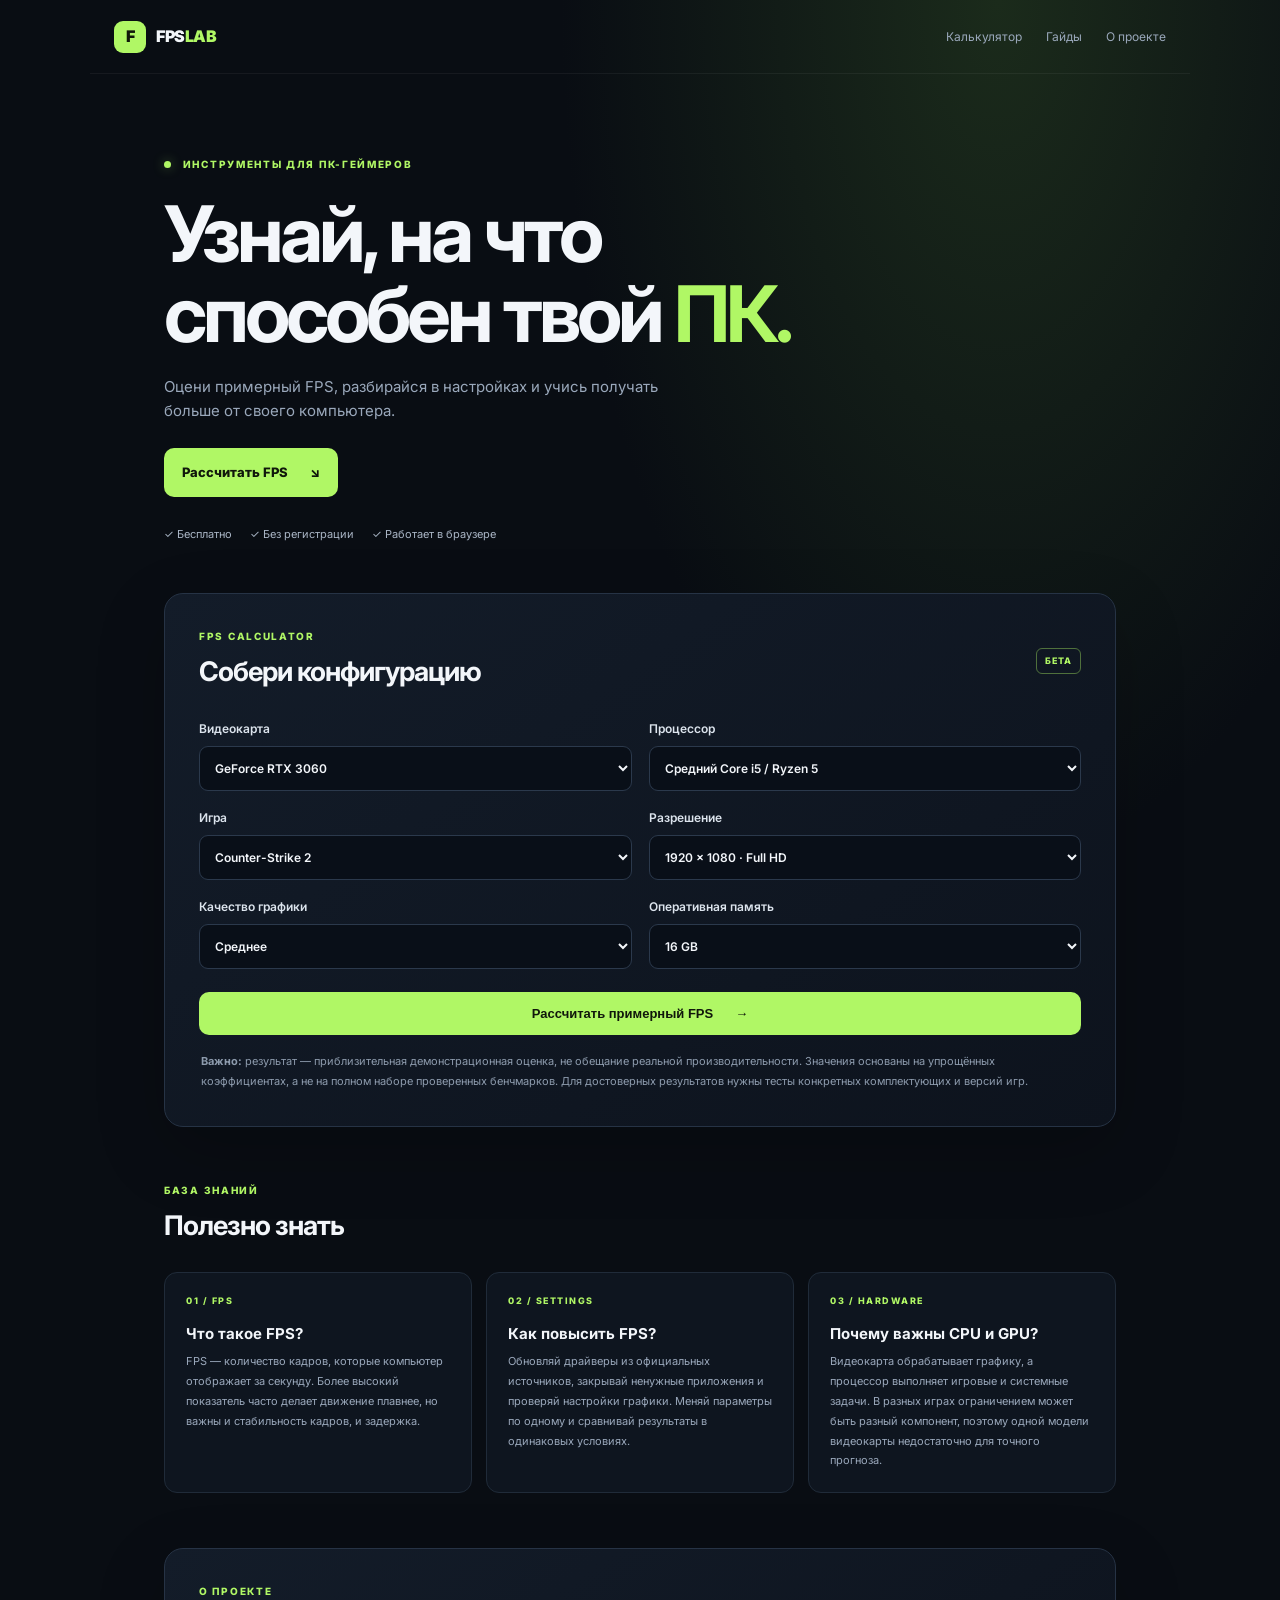
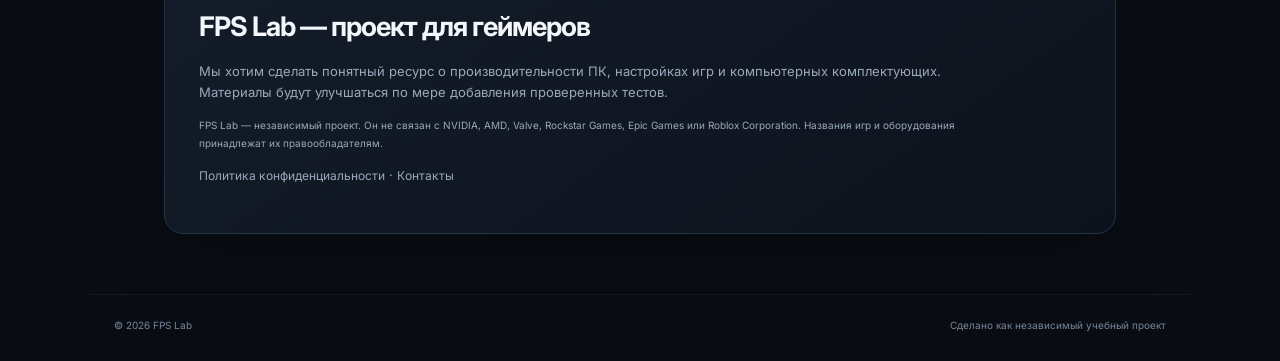
<file: index.html>
<!doctype html>
<html lang="ru">
<head>
<meta charset="utf-8">
<meta name="viewport" content="width=device-width, initial-scale=1">
<meta name="description" content="FPS Lab — ориентировочный калькулятор FPS, советы по производительности и игровые тесты для ПК.">
<meta name="theme-color" content="#0a0e14">
<title>FPS Lab — калькулятор FPS и производительность ПК</title>
<link rel="stylesheet" href="style.css">
</head>
<body>
<header class="header">
  <a class="logo" href="index.html"><span class="logo-icon">F</span><span>FPS<span class="green">LAB</span></span></a>
  <nav><a href="#calculator">Калькулятор</a><a href="#guides">Гайды</a><a href="#about">О проекте</a></nav>
</header>
<main>
<section class="hero">
  <div class="kicker"><span class="dot"></span> ИНСТРУМЕНТЫ ДЛЯ ПК-ГЕЙМЕРОВ</div>
  <h1>Узнай, на что<br>способен твой <span>ПК.</span></h1>
  <p>Оцени примерный FPS, разбирайся в настройках и учись получать больше от своего компьютера.</p>
  <a class="button" href="#calculator">Рассчитать FPS <span>↘</span></a>
  <div class="hero-pills"><span>✓ Бесплатно</span><span>✓ Без регистрации</span><span>✓ Работает в браузере</span></div>
</section>

<section class="panel" id="calculator">
  <div class="section-top"><div><div class="kicker">FPS CALCULATOR</div><h2>Собери конфигурацию</h2></div><span class="pill">БЕТА</span></div>
  <div class="fields">
    <label>Видеокарта<select id="gpu">
      <option value="rtx3060">GeForce RTX 3060</option><option value="rtx4050">GeForce RTX 4050 Laptop</option>
      <option value="rtx4060">GeForce RTX 4060</option><option value="gtx1660s">GeForce GTX 1660 Super</option>
      <option value="gtx1050">GeForce GTX 1050</option><option value="rx6600">Radeon RX 6600</option>
    </select></label>
    <label>Процессор<select id="cpu">
      <option value="mid">Средний Core i5 / Ryzen 5</option><option value="old">Старый 4-ядерный Core i3</option>
      <option value="strong">Мощный Core i7 / Ryzen 7</option><option value="laptop">Энергоэффективный ноутбучный</option>
    </select></label>
    <label>Игра<select id="game">
      <option value="cs2">Counter-Strike 2</option><option value="gta5">GTA V</option>
      <option value="minecraft">Minecraft (без шейдеров)</option><option value="fortnite">Fortnite</option><option value="roblox">Roblox</option>
    </select></label>
    <label>Разрешение<select id="resolution">
      <option value="1080">1920 × 1080 · Full HD</option><option value="1440">2560 × 1440 · 2K</option><option value="2160">3840 × 2160 · 4K</option>
    </select></label>
    <label>Качество графики<select id="quality">
      <option value="low">Низкое</option><option value="medium" selected>Среднее</option><option value="high">Высокое</option>
    </select></label>
    <label>Оперативная память<select id="ram">
      <option value="8">8 GB</option><option value="16" selected>16 GB</option><option value="32">32 GB</option>
    </select></label>
  </div>
  <button class="button full" id="calculate">Рассчитать примерный FPS <span>→</span></button>
  <div class="result hidden" id="result" aria-live="polite">
    <div class="kicker">ДЕМОНСТРАЦИОННАЯ ОЦЕНКА</div><div class="fps" id="fps">— <small>FPS</small></div>
    <div class="bar"><span id="bar"></span></div><div class="result-row"><span id="range">—</span><b id="tier">—</b></div>
    <p class="small" id="resultNote"></p>
  </div>
  <p class="notice"><b>Важно:</b> результат — приблизительная демонстрационная оценка, не обещание реальной производительности. Значения основаны на упрощённых коэффициентах, а не на полном наборе проверенных бенчмарков. Для достоверных результатов нужны тесты конкретных комплектующих и версий игр.</p>
</section>

<section class="guides" id="guides">
  <div class="section-top"><div><div class="kicker">БАЗА ЗНАНИЙ</div><h2>Полезно знать</h2></div></div>
  <div class="guide-grid">
    <article class="guide"><div class="guide-number">01 / FPS</div><h3>Что такое FPS?</h3><p>FPS — количество кадров, которые компьютер отображает за секунду. Более высокий показатель часто делает движение плавнее, но важны и стабильность кадров, и задержка.</p></article>
    <article class="guide"><div class="guide-number">02 / SETTINGS</div><h3>Как повысить FPS?</h3><p>Обновляй драйверы из официальных источников, закрывай ненужные приложения и проверяй настройки графики. Меняй параметры по одному и сравнивай результаты в одинаковых условиях.</p></article>
    <article class="guide"><div class="guide-number">03 / HARDWARE</div><h3>Почему важны CPU и GPU?</h3><p>Видеокарта обрабатывает графику, а процессор выполняет игровые и системные задачи. В разных играх ограничением может быть разный компонент, поэтому одной модели видеокарты недостаточно для точного прогноза.</p></article>
  </div>
</section>

<section class="about panel" id="about"><div class="kicker">О ПРОЕКТЕ</div><h2>FPS Lab — проект для геймеров</h2><p>Мы хотим сделать понятный ресурс о производительности ПК, настройках игр и компьютерных комплектующих. Материалы будут улучшаться по мере добавления проверенных тестов.</p><p class="small">FPS Lab — независимый проект. Он не связан с NVIDIA, AMD, Valve, Rockstar Games, Epic Games или Roblox Corporation. Названия игр и оборудования принадлежат их правообладателям.</p><p><a href="privacy.html">Политика конфиденциальности</a> · <a href="contact.html">Контакты</a></p></section>
</main>
<footer><span>© 2026 FPS Lab</span><span>Сделано как независимый учебный проект</span></footer>
<script src="script.js"></script>
</body></html>
</file>
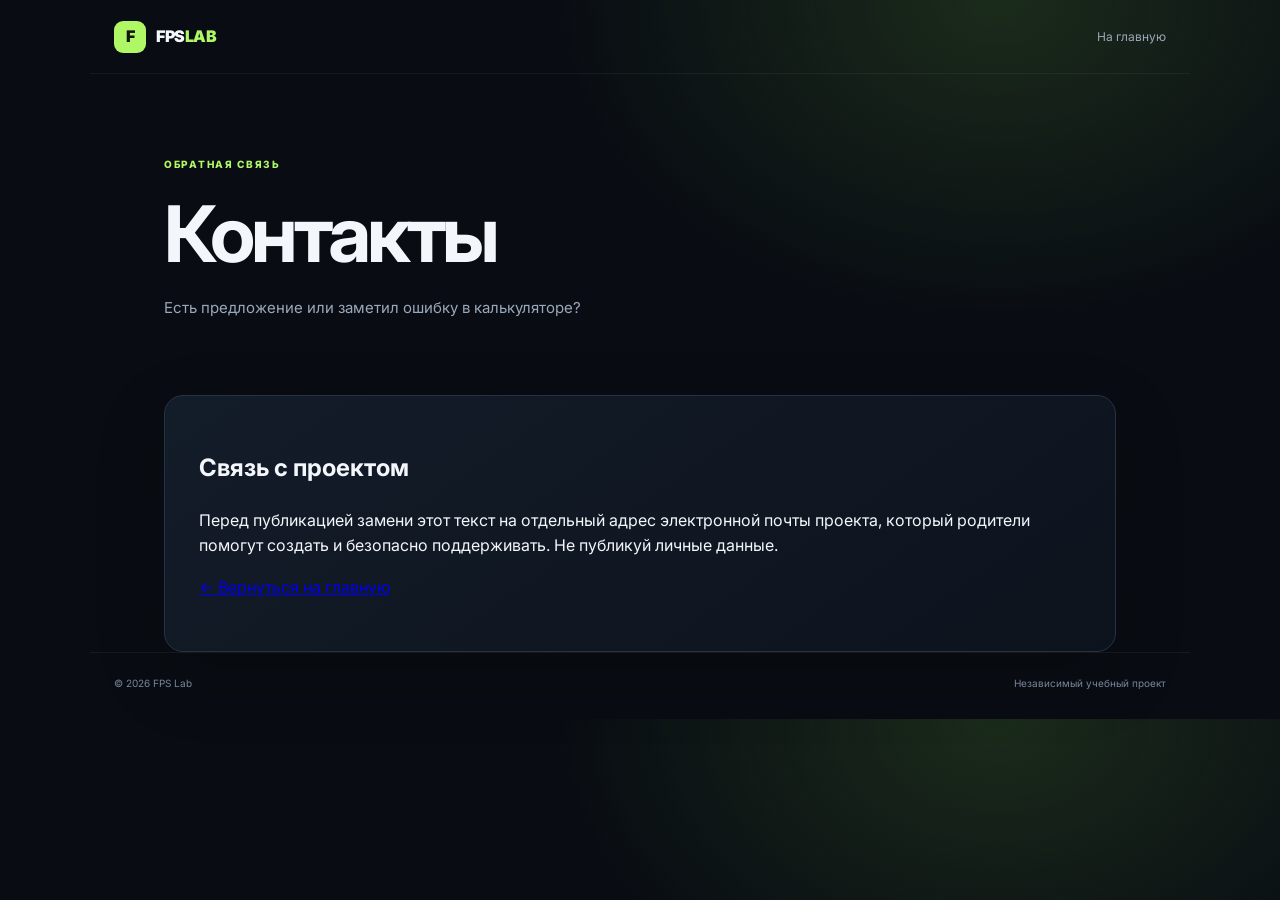
<file: contact.html>
<!doctype html><html lang="ru"><head><meta charset="utf-8"><meta name="viewport" content="width=device-width, initial-scale=1"><title>Контакты — FPS Lab</title><link rel="stylesheet" href="style.css"></head><body><header class="header"><a class="logo" href="index.html"><span class="logo-icon">F</span><span>FPS<span class="green">LAB</span></span></a><nav><a href="index.html">На главную</a></nav></header><main><section class="hero"><div class="kicker">ОБРАТНАЯ СВЯЗЬ</div><h1>Контакты</h1><p>Есть предложение или заметил ошибку в калькуляторе?</p></section><section class="panel"><h2>Связь с проектом</h2><p>Перед публикацией замени этот текст на отдельный адрес электронной почты проекта, который родители помогут создать и безопасно поддерживать. Не публикуй личные данные.</p><p><a href="index.html">← Вернуться на главную</a></p></section></main><footer><span>© 2026 FPS Lab</span><span>Независимый учебный проект</span></footer></body></html>
</file>
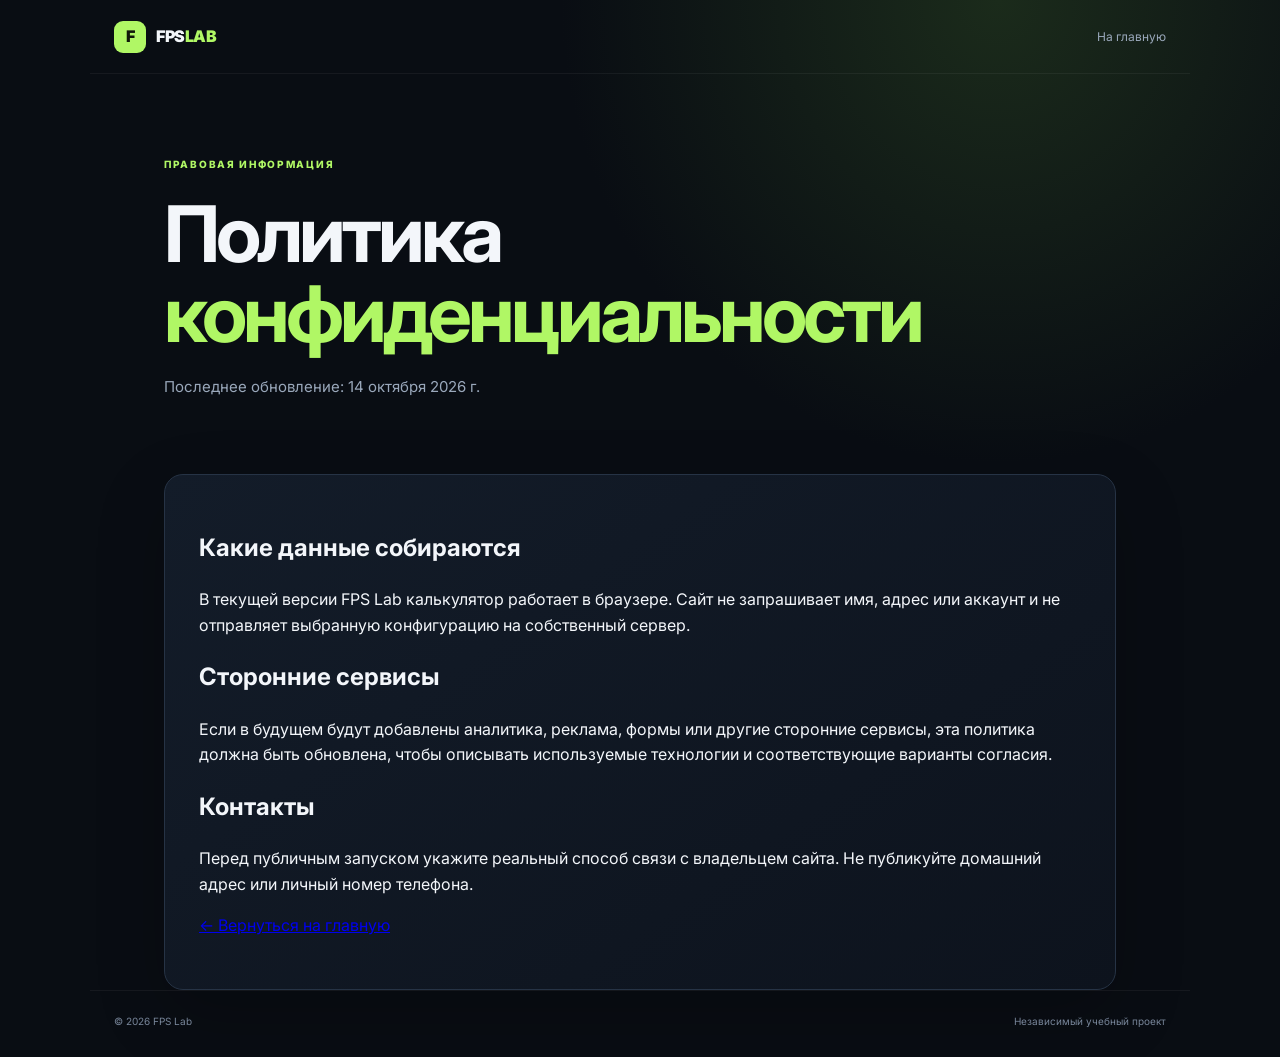
<file: privacy.html>
<!doctype html><html lang="ru"><head><meta charset="utf-8"><meta name="viewport" content="width=device-width, initial-scale=1"><title>Политика конфиденциальности — FPS Lab</title><link rel="stylesheet" href="style.css"></head><body><header class="header"><a class="logo" href="index.html"><span class="logo-icon">F</span><span>FPS<span class="green">LAB</span></span></a><nav><a href="index.html">На главную</a></nav></header><main><section class="hero"><div class="kicker">ПРАВОВАЯ ИНФОРМАЦИЯ</div><h1>Политика <span>конфиденциальности</span></h1><p>Последнее обновление: 14 октября 2026 г.</p></section><section class="panel"><h2>Какие данные собираются</h2><p>В текущей версии FPS Lab калькулятор работает в браузере. Сайт не запрашивает имя, адрес или аккаунт и не отправляет выбранную конфигурацию на собственный сервер.</p><h2>Сторонние сервисы</h2><p>Если в будущем будут добавлены аналитика, реклама, формы или другие сторонние сервисы, эта политика должна быть обновлена, чтобы описывать используемые технологии и соответствующие варианты согласия.</p><h2>Контакты</h2><p>Перед публичным запуском укажите реальный способ связи с владельцем сайта. Не публикуйте домашний адрес или личный номер телефона.</p><p><a href="index.html">← Вернуться на главную</a></p></section></main><footer><span>© 2026 FPS Lab</span><span>Независимый учебный проект</span></footer></body></html>
</file>
<file: style.css>
@import url('https://fonts.googleapis.com/css2?family=Inter:wght@400;500;600;700;800;900&display=swap');
:root{--bg:#090d13;--panel:#111925;--panel2:#0c121b;--text:#f3f6fa;--muted:#9aa8bb;--line:#263345;--green:#b0f765}
*{box-sizing:border-box}html{scroll-behavior:smooth}body{margin:0;background:radial-gradient(ellipse at 78% 0%,#1b2b1b 0%,transparent 31%),var(--bg);color:var(--text);font-family:Inter,system-ui,sans-serif;line-height:1.6}.header{height:74px;max-width:1100px;margin:auto;padding:0 24px;display:flex;align-items:center;justify-content:space-between;border-bottom:1px solid #ffffff0d}.logo{display:flex;gap:10px;align-items:center;color:var(--text);text-decoration:none;font-weight:900;letter-spacing:-.5px}.green{color:var(--green)}.logo-icon{display:grid;place-items:center;background:var(--green);color:#10180a;border-radius:9px;width:32px;height:32px}.header nav{display:flex;gap:24px}.header nav a, .about a{font-size:12px;color:var(--muted);text-decoration:none}.header nav a:hover,.about a:hover{color:var(--green)}main{max-width:1000px;padding:0 24px;margin:auto}.hero{padding:82px 0 50px;max-width:720px}.kicker{font-size:10px;letter-spacing:1.7px;color:var(--green);font-weight:800}.dot{display:inline-block;width:7px;height:7px;border-radius:50%;background:var(--green);margin-right:8px;box-shadow:0 0 12px #b0f76566}.hero h1{font-size:clamp(45px,8vw,78px);line-height:1.02;letter-spacing:-4px;margin:22px 0}.hero h1 span{color:var(--green)}.hero>p{color:var(--muted);max-width:540px;font-size:15px;margin-bottom:25px}.button{border:0;border-radius:10px;background:var(--green);color:#10170b;text-decoration:none;font-weight:800;font-size:13px;padding:14px 18px;display:inline-flex;align-items:center;justify-content:center;gap:22px;cursor:pointer}.button:hover{filter:brightness(1.07)}.hero-pills{display:flex;flex-wrap:wrap;gap:18px;margin-top:29px;color:#aab6c6;font-size:11px}.panel{background:linear-gradient(145deg,#131c29,#0d131d);border:1px solid var(--line);border-radius:19px;padding:clamp(20px,4vw,34px);box-shadow:0 24px 70px #0003}.section-top{display:flex;align-items:center;justify-content:space-between;margin-bottom:25px}.section-top h2,.about h2{font-size:27px;letter-spacing:-1px;margin:6px 0 0}.pill{font-size:9px;color:var(--green);border:1px solid #b0f76566;padding:5px 8px;border-radius:6px;font-weight:800;letter-spacing:1px}.fields{display:grid;grid-template-columns:1fr 1fr;gap:17px}.fields label{display:flex;flex-direction:column;gap:8px;color:#dce4ed;font-size:12px;font-weight:600}.fields select{background:#090f18;color:var(--text);border:1px solid #2b394c;border-radius:9px;padding:13px 11px;font:inherit;font-size:12px;min-width:0}.fields select:focus{outline:1px solid var(--green)}.full{width:100%;margin-top:23px}.result{margin-top:22px;border:1px solid #496139;border-radius:13px;background:#0b1213;padding:21px}.hidden{display:none}.fps{font-size:55px;line-height:1.25;letter-spacing:-3px;font-weight:900}.fps small{font-size:15px;letter-spacing:0;color:var(--green)}.bar{height:7px;border-radius:20px;background:#26303a;overflow:hidden}.bar span{display:block;width:0;height:100%;background:var(--green);transition:width .4s}.result-row{display:flex;align-items:center;justify-content:space-between;gap:12px;margin-top:13px;color:var(--muted);font-size:11px}.result-row b{color:var(--green)}.small{font-size:11px;color:var(--muted);line-height:1.8}.notice{font-size:11px;color:#8d9bad;line-height:1.8;margin:17px 2px 0}.guides{padding:55px 0}.guide-grid{display:grid;grid-template-columns:repeat(3,1fr);gap:14px;margin-top:23px}.guide{padding:21px;border:1px solid #202b39;background:#0e151f;border-radius:13px}.guide-number{font-size:9px;letter-spacing:1.5px;color:var(--green);font-weight:800}.guide h3{font-size:15px;margin:14px 0 6px}.guide p{font-size:11px;color:var(--muted);line-height:1.8;margin:0}.about{margin-bottom:60px}.about>p{font-size:13px;color:var(--muted);max-width:780px}.about .small{font-size:10px}footer{max-width:1100px;margin:auto;border-top:1px solid #ffffff0d;padding:22px 24px 28px;display:flex;justify-content:space-between;gap:12px;color:#78869a;font-size:10px}@media(max-width:650px){.header{height:64px}.header nav{gap:12px}.header nav a{font-size:10px}.hero{padding:59px 0 42px}.hero h1{letter-spacing:-2.5px}.fields,.guide-grid{grid-template-columns:1fr}.section-top h2,.about h2{font-size:23px}.hero-pills{gap:10px}.panel{padding:20px}footer{flex-direction:column}}
</file>
